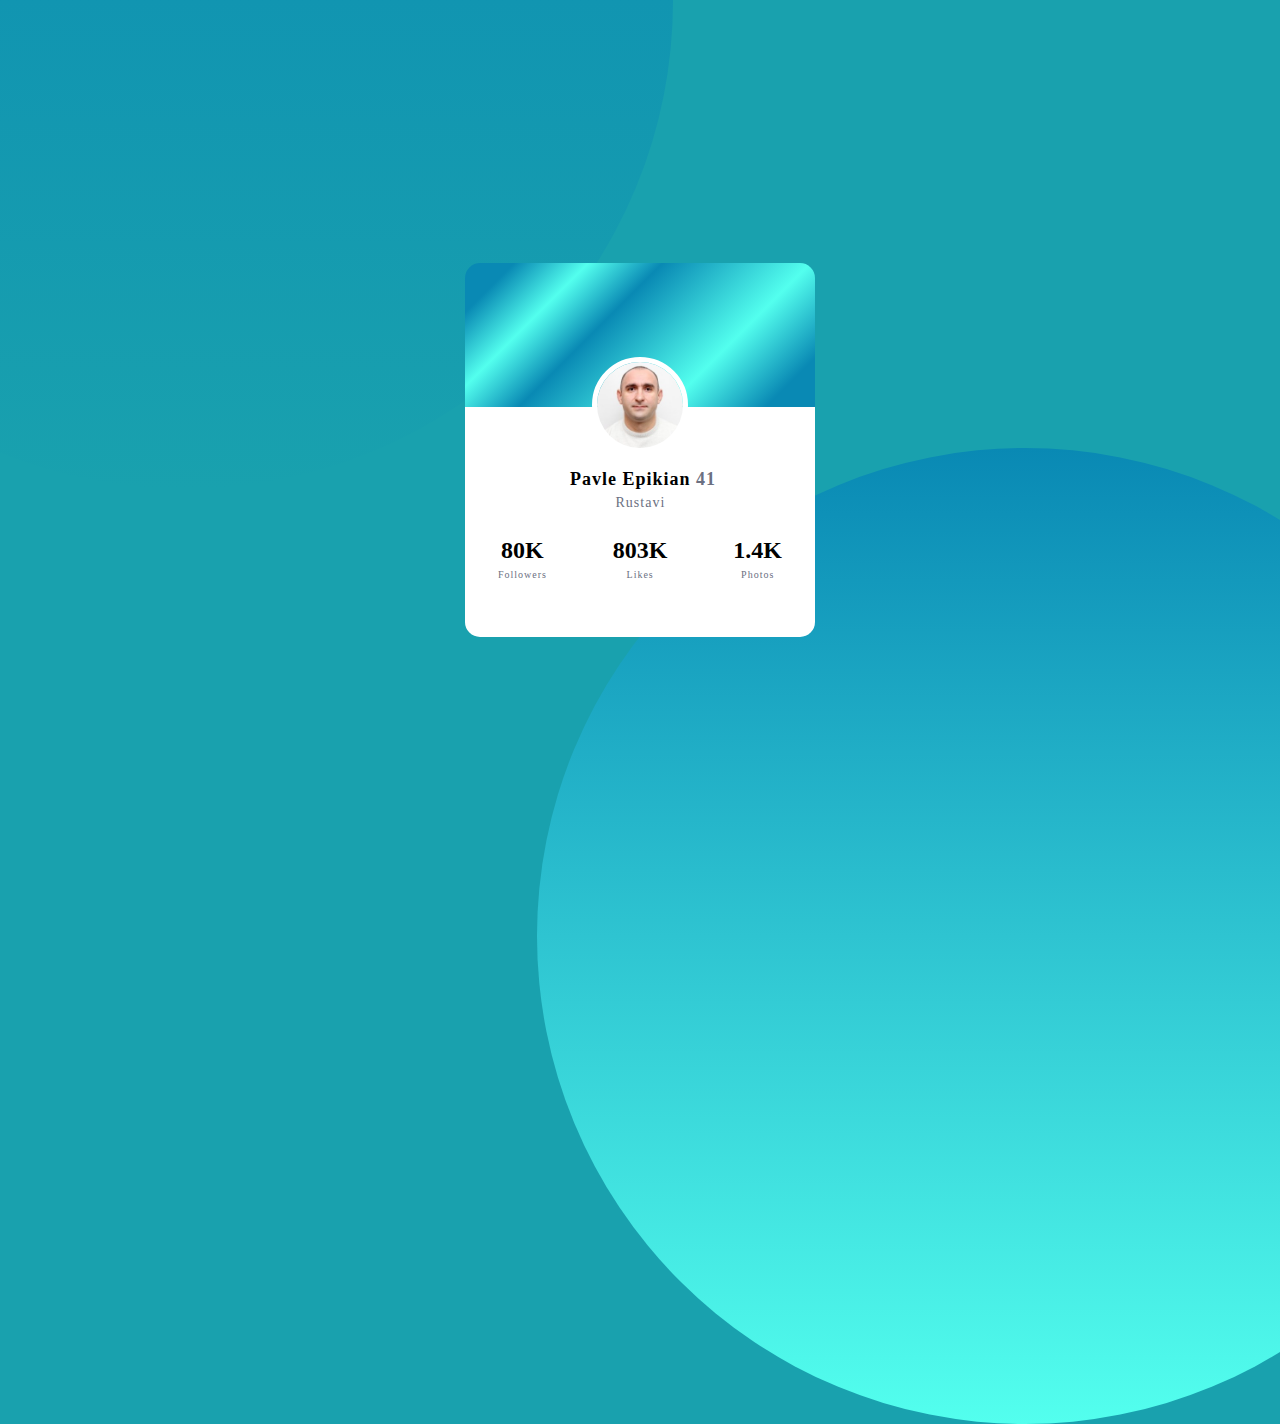
<file: index.html>
<!DOCTYPE html>
<html lang="en">

<head>
    <meta charset="UTF-8">
    <meta name="viewport" content="width=device-width, initial-scale=1.0">
    <title>Document</title>
    <link rel="stylesheet" href="style.css">
</head>

<body>
    <main class="main-div-box">
        <div class="profile-div-card">
            <div class="profile-div-card-headre"></div>
            <div class="profile-div-card-photo">
                <img src="pavle.jpg" alt="pavles photo">
            </div>
            <div class="profile-div-card-footer">
                <div class="profil-info">
                    <h1 class="name-lastname"> Pavle Epikian <span>41</span></h1>
                    <p>Rustavi</p>
                    <ul class="first-list">
                        <li>
                            <h2>80K</h2>
                            <span>Followers</span>
                        </li>
                        <li>
                            <h2>803K</h2>
                            <span>Likes</span>
                        </li>
                        <li>
                            <h2>1.4K</h2>
                            <span>Photos</span>
                        </li>
                    </ul>
                </div>
            </div>
        </div>
        <div class="first-div-circle"></div>
        <div class="second-div-circle"></div>
    </main>

</body>

</html>
</file>
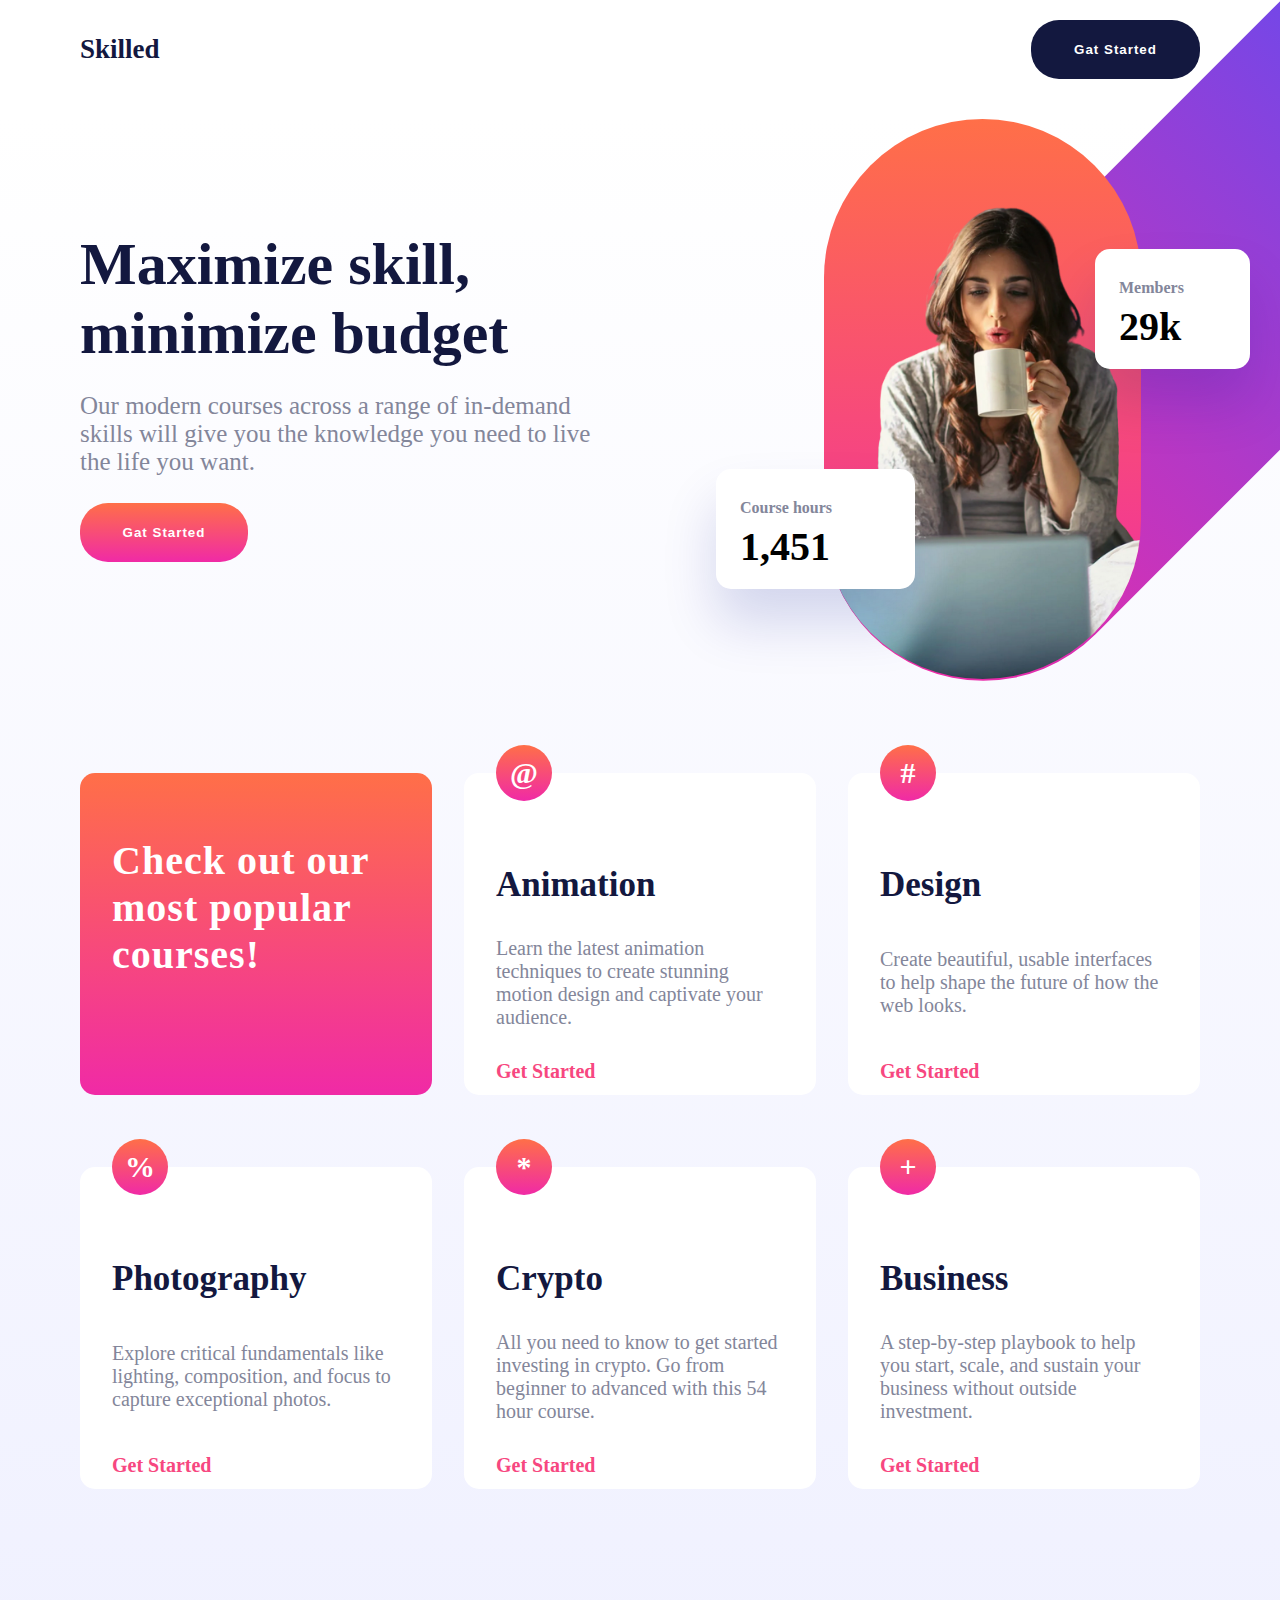
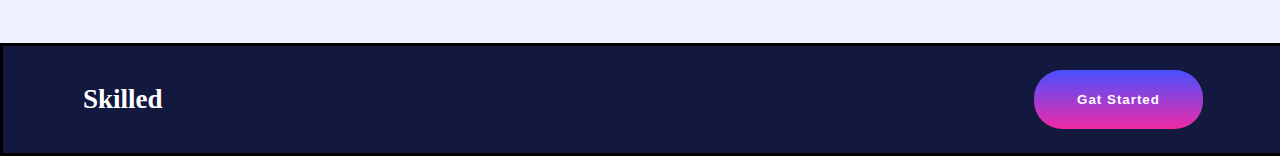
<file: indexx.html>
<!DOCTYPE html>
<html lang="en">

<head>
    <meta charset="UTF-8">
    <meta name="viewport" content="width=device-width, initial-scale=1.0">
    <title>Document</title>
    <link rel="stylesheet" href="stylee.css">
</head>

<body>
    <header class="header-box">
        <a href="#" class="logo-text">Skilled</a>
        <button class="get-start-buttom">Gat Started</button>
    </header>
    <main class="main-box">
        <section class="first-section">
            <div class="first-div-box">
                <h1 class="first-div-box-h1">Maximize skill, minimize budget</h1>
                <p class="first-div-box-p">Our modern courses across a range of in-demand skills will give you the
                    knowledge you need to live
                    the life you want.</p>
                <button class="first-div-box-get-start-buttom">Gat Started</button>
            </div>
            <div class="second-div-box">
                <div class="image-box">
                    <img src="girl.png" alt="girl photo">
                    <div class="diagonal-div-box">jtsrjj</div>
                </div>
                <div class="price-container">
                    <div class="price-one">
                        <span class="price-hearder">Course hours</span>
                        <span class="price">1,451</span>
                    </div>
                    <div class="price-two">
                        <span class="price-hearder">Members</span>
                        <span class="price">29k</span>
                    </div>
                </div>
            </div>

        </section>
        <section class="second-section">
            <div class="second-section-div-box1">
                <p>Check out our most popular courses!</p>
            </div>
            <div class="second-section-div-box2 box">
                <div class="circles-small">@</div>
                <div class="second-section-small-boxes">
                    <h2 class="small-box-hearder">Animation</h2>
                    <p class="small-box-paragraph">Learn the latest animation techniques to create stunning motion
                        design
                        and captivate your audience.
                    </p>
                    <span class="small-box-span">Get Started</span>
                </div>
            </div>
            <div class="second-section-div-box3 box">
                <div class="circles-small">#</div>
                <div class="second-section-small-boxes">
                    <h2 class="small-box-hearder">Design</h2>
                    <p class="small-box-paragraph">Create beautiful, usable interfaces to help shape the future of how
                        the
                        web looks.</p>
                    <span class="small-box-span">Get Started</span>
                </div>
            </div>
            <div class="second-section-div-box4 box">
                <div class="circles-small">%</div>
                <div class="second-section-small-boxes">
                    <h2 class="small-box-hearder">Photography</h2>
                    <p class="small-box-paragraph">Explore critical fundamentals like lighting, composition, and focus
                        to
                        capture exceptional photos.
                    </p>
                    <span class="small-box-span">Get Started</span>
                </div>
            </div>
            <div class="second-section-div-box5 box">
                <div class="circles-small">*</div>
                <div class="second-section-small-boxes">
                    <h2 class="small-box-hearder">Crypto</h2>
                    <p class="small-box-paragraph">All you need to know to get started investing in crypto. Go from
                        beginner
                        to advanced with this 54
                        hour course.</p>
                    <span class="small-box-span">Get Started</span>
                </div>
            </div>
            <div class="second-section-div-box6 box">
                <div class="circles-small">+</div>
                <div class="second-section-small-boxes">
                    <h2 class="small-box-hearder">Business</h2>
                    <p class="small-box-paragraph">A step-by-step playbook to help you start, scale, and sustain your
                        business without outside
                        investment.
                    </p>
                    <span class="small-box-span">Get Started</span>
                </div>
            </div>
        </section>
    </main>
    <footer class="footer-box">
        <div class="footer-div-box">
            <a href="#" class="footer-logo-text">Skilled</a>
            <button class="footer-get-start-buttom">Gat Started</button>
        </div>
    </footer>
</body>

</html>
</file>
<file: style.css>
*{
    padding: 0px;
    margin: 0px;
    box-sizing: border-box;
}
body{
    background-color: #19a1ae;
    overflow: hidden;
}

.main-div-box{
    position: absolute;
    top: 50%;
    left: 50%;
    transform: translate(-50%, -50%);
}

.profile-div-card{
    width: 350px;
    height: auto;
    border-radius: 15px;
    position: relative;
}

.profile-div-card-headre{
    background: linear-gradient(135deg, #0989b4 10%, #53ffee 25%,  #0989b4 40%, #53ffee 70%, #0989b4 90%);
    width: 100%;
    height: 144px;
    border-radius: 15px 15px 0px 0px;
}

.profile-div-card-footer{
    background-color:#fff ;
    width: 100%;
    height: 230px;
    border-radius: 0px 0px 15px 15px;
}

.profile-div-card-photo{
    border: 5px solid#ffffff;
    border-radius: 50%;
    width: 96px;
    height: 96px;
    position: absolute;
    top: 25%;
    left: 50%;
    transform: translateX(-50%);
    /* z-index: 5; */
    >img{
        width: 100%;
        height: 100%;
        border-radius: 50%;
    }
}
.first-div-circle{
    background: linear-gradient(to bottom, #0989b4, #19a1ae);
    width: 976px;
    height: 976px;
    border-radius: 50%;
    position: absolute;
    top: -70%;
    left: -80%;
    transform: translate(-50%, -50%);
    z-index: -1;
}

.second-div-circle{
    background: linear-gradient(to bottom, #0989b4, #53ffee);
    width: 976px;
    height: 976px;
    border-radius: 50%;
    position: absolute;
    top: 180%;
    left: 160%;
    transform: translate(-50%, -50%);
    z-index: -1;
}  

.name-lastname{
    font-size: 18px;
    letter-spacing: 1px;
    font-weight: 700;
    position: absolute;
    top: 55%;
    left: 30%;
    >span{
        font-size: 18px;
        color: #6b7082;
    }

}

.profil-info p{
    font-size: 14px;
    letter-spacing: 1px;
    font-weight: 400;
    position: absolute;
    color: #6b7082;
    top: 62%;
    left: 43%;

    }
.first-list{

    display: flex;
    justify-content: space-around;
    list-style: none;
    transform: translateY(130px);
}

.first-list li{
    text-align: center;


}
.first-list li h3{
    font-size: 18px;
    font-weight: 700;
    padding-bottom: 8px;
}

.first-list span{
    font-weight: 400;
    font-size: 10px;
    letter-spacing: 1px;
    color: #6b7082;
}
</file>
<file: stylee.css>
*{
    padding: 0px;
    margin: 0px;
}

body{
    overflow-x: hidden;
    background-color: #fff;
    padding: 0px;
    margin: 0px;
}

.header-box {
    width: 1120px;
    height: 59px;
    max-width: 1120px;
    margin: 20px auto;
    display: flex;
    justify-content: space-between;
    align-items: center;
}

.logo-text, .footer-logo-text{
    text-decoration: none;
    color: #13183f;
    font-weight: 900;
    font-size: 27px;
}

.get-start-buttom, .footer-get-start-buttom{
    cursor: pointer;
    border: none;
    background-color: #13183f;
    border-radius: 28px;
    width: 169px;
    height: 59px;
    color: #fff;
    letter-spacing: 1px;
    font-weight: 700;
}


/* აქ იწყება ძირითადი ნაწილის გასტილვა */

.main-box{
    background: linear-gradient(#ffffff, #f0f1ff);
    width: 100%;
    margin-top: 40px;
    display: flex;
    flex-direction: column;
    align-items: center;
    z-index: 1;
}

.first-section{
    width: 1120px;
    height: 560px;
    max-width: 1120px;
    display: flex;
    align-items: center;
    justify-content: space-between;
}

.first-div-box{
    width: 544px;
    height: 339px;
}

.first-div-box-h1{
    color: #13183f;
    font-weight: 800;
    font-size: 60px;
}


.first-div-box-p{
    color: #83869a;
    font-weight: 500;
    font-size: 25px;
    margin-top: 24px;
    margin-bottom: 27px;
}


.first-div-box-get-start-buttom{
    cursor: pointer;
    border: none;
    border-radius:28px;
    width: 168px;
    height: 59px;
    color: #fff;
    letter-spacing: 1px;
    font-weight: 700;
    background: linear-gradient(#FF6F48, #F02AA6);
}

.second-div-box{
    width: 544px;
    height: 560px;
    position: relative;
    z-index: 2;
}


.image-box{
    display: flex;
    width: 317px;
    height: 560px;
    border-radius: 158.5px;
    background: linear-gradient(#FF6F48, #F02AA6);
    margin-left: 168px;
    overflow: hidden;
    align-items: flex-end;
    z-index: 2;
}
.image-box img {
        width: 349.47px;
        height: 483px;
        object-fit: contain;

    }

.diagonal-div-box{
    position: absolute;
    background: linear-gradient(#4851ff, #f02aa6);
    width: 317px;
    height: 1008px;
    border-radius: 158.5px;
    transform: rotate(45deg);
    z-index: -1;
    top: -345px;
    left: 413px;
    
}

.price-container{
    display: flex;
    gap: 180px;
    top: 350px;
    left: 60px;
    position: absolute;    
}


.price-one ,  .price-two{
    background-color: #ffffff;
    border-radius: 15px;
    display: flex;
    flex-direction: column;
    justify-content: center;
    box-shadow: 0px 34px 54px 0px rgba(6, 22, 141, 0.158);

}

.price-one{
    width: 199px;
    height: 120px;
}

.price-two{
    width: 155px;
    height: 120px;
    transform: translateY(-220px);
}


.price-hearder{
    font-weight: 700;
    color: #83869a;
    font-size: 16px;
    margin: 20px 20px 3px 24px;

}
.price{
    font-weight: 800;
    font-size: 40px;
    margin: 3px 20px 10px 24px;

}

.second-section{
    width: 1120px;
    height: 756px;
    max-width: 1120px;
    margin-top: 64px;
    margin-bottom: 144px;
    display: flex;
    flex-wrap: wrap;
    justify-content: flex-start;
    gap: 32px;
}

.box{
    width: 352px;
    height: 322px;
    border-radius: 15px;
    background-color: #ffffff;
    margin-top: 30px;

}



.second-section-div-box1{
    width: 352px;
    height: 322px;
    border-radius: 15px;
    margin-top: 30px;

    background: linear-gradient(#ff6f48, #f02aa6);
     >p{
    color: #ffffff;
    letter-spacing: 1px;
    font-weight: 800;
    font-size: 40px;
    margin: 64px 32px 144px 32px;
}
}

.second-section-small-boxes{
    width: 288px;
    height: 218px;
    margin: 36px 32px 40px 32px;
    display: flex;
    flex-direction: column;
    justify-content: space-between;

}

.small-box-hearder{
    color: #13183f;
    font-weight: 800;
    font-size: 35px;
}

.small-box-paragraph{
    color: #83869a;
    font-weight: 500;
    font-size: 20px;
}

.small-box-span{
    color: #f74780;
    font-weight: 700;
    font-size: 20px;
}

.circles-small{
    width: 56px;
    height: 56px;
    border-radius: 50%;
    background: linear-gradient(#ff6f48, #f02aa6);
    margin-left: 32px;
    transform: translateY(-50%);
    display: flex;
    justify-content: center;
    align-items: center;
    color: #fff;
    font-size: 30px;
    font-weight: 900;

}

.footer-box{
    border: 3px solid black;
    width: 100%;
    height: 107px;
    background-color: #13183f;
    display: flex;
    justify-content: center;
    align-items: center;
}

.footer-div-box {
    width: 1120px;
    height: 59px;
    max-width: 1120px;
    display: flex;
    justify-content: space-between;
    align-items: center;
}

.footer-logo-text{
    color: #ffffff;
}

.footer-get-start-buttom{
background: linear-gradient(#4851ff, #f02aa6);
}
</file>
